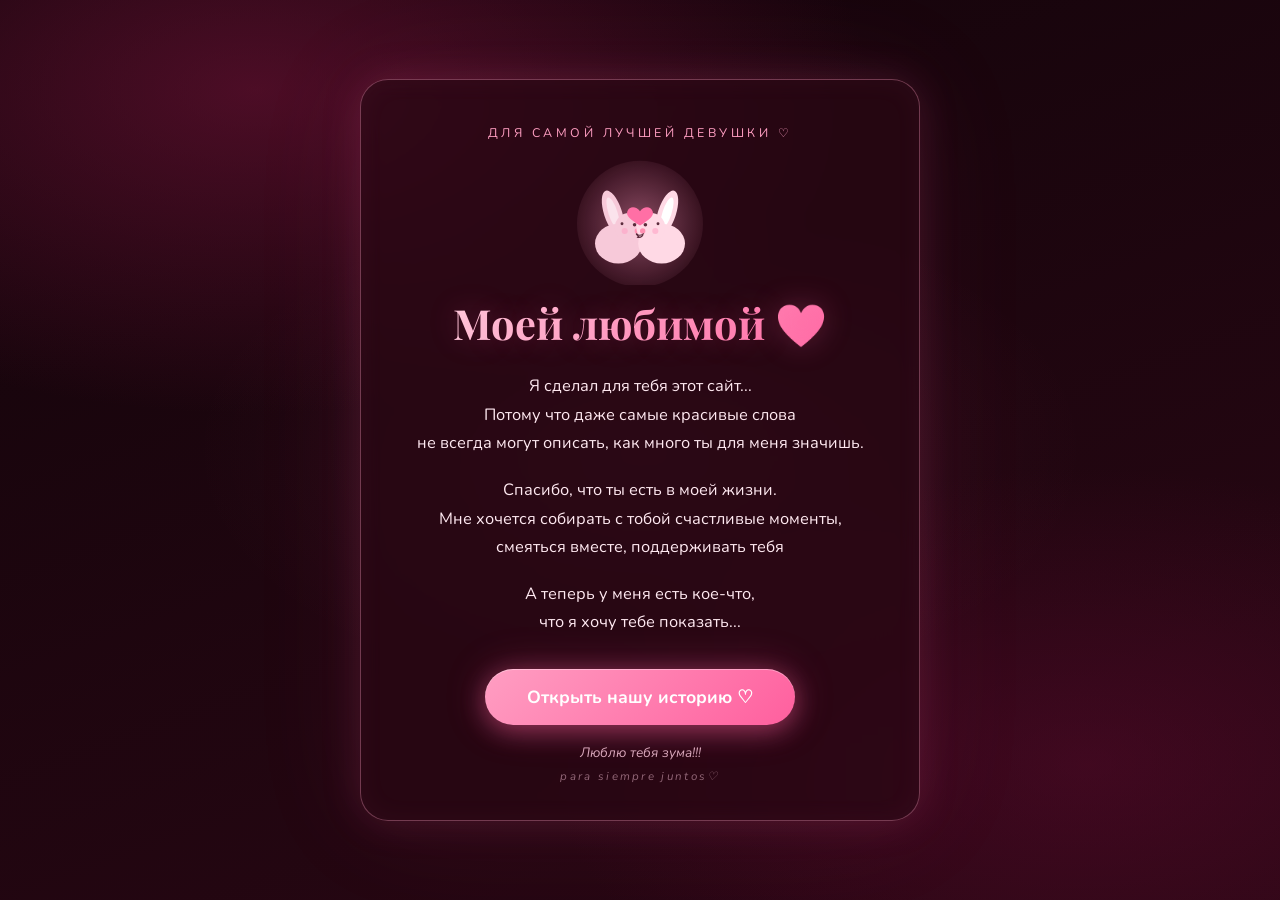
<file: index.html>
<!DOCTYPE html>
<html lang="ru">
<head>
    <meta charset="UTF-8">
    <meta name="viewport" content="width=device-width, initial-scale=1.0">
    <title>Моей любимой ♡</title>
    <link rel="stylesheet" href="style.css">
    <!-- Красивые романтические шрифты -->
    <link href="https://fonts.googleapis.com/css2?family=Playfair+Display:ital,wght@0,500;0,700;1,500&family=Nunito:wght@400;600;700&display=swap" rel="stylesheet">
</head>
<body class="page-welcome">

    <!-- Фон с парящими частицами и сердечками (создаётся через JS) -->
    <div class="bg" id="particles" aria-hidden="true"></div>

    <main class="center-wrap">
        <!-- Основная карточка -->
        <section class="card" id="card">
            <p class="card__eyebrow">Для самой лучшей девушки ♡</p>

            <!-- Два зайчика, обнимающихся (встроенный SVG) -->
            <svg class="card__bunnies" viewBox="0 0 200 140" role="img" aria-label="Два зайчика обнимаются">
                <defs>
                    <radialGradient id="bunnyGlow" cx="50%" cy="50%" r="60%">
                        <stop offset="0%" stop-color="#ff9ec2" stop-opacity="0.45"/>
                        <stop offset="100%" stop-color="#ff9ec2" stop-opacity="0"/>
                    </radialGradient>
                </defs>
                <circle cx="100" cy="72" r="70" fill="url(#bunnyGlow)"/>

                <!-- Зайчик слева -->
                <g class="bunny-left">
                    <ellipse cx="70" cy="60" rx="10" ry="26" fill="#f7c9d9" transform="rotate(-18 70 60)"/>
                    <ellipse cx="70" cy="60" rx="5" ry="18" fill="#fbe3ec" transform="rotate(-18 70 60)"/>
                    <ellipse cx="76" cy="94" rx="26" ry="22" fill="#f7c9d9"/>
                    <circle cx="88" cy="76" r="16" fill="#f7c9d9"/>
                    <circle cx="94" cy="73" r="2" fill="#5b2b3c"/>
                    <circle cx="80" cy="72" r="1.6" fill="#5b2b3c"/>
                    <circle cx="97" cy="80" r="3" fill="#ff8fb1"/>
                    <path d="M96 83 q4 3 8 1" stroke="#5b2b3c" stroke-width="1.2" fill="none" stroke-linecap="round"/>
                    <path d="M97 85 q3 3 6 2" stroke="#5b2b3c" stroke-width="1.2" fill="none" stroke-linecap="round"/>
                    <circle cx="83" cy="80" r="3.4" fill="#ff9ec2" opacity="0.55"/>
                </g>

                <!-- Зайчик справа -->
                <g class="bunny-right">
                    <ellipse cx="130" cy="60" rx="10" ry="26" fill="#ffd9e5" transform="rotate(18 130 60)"/>
                    <ellipse cx="130" cy="60" rx="5" ry="18" fill="#fff" transform="rotate(18 130 60)"/>
                    <ellipse cx="124" cy="94" rx="26" ry="22" fill="#ffd9e5"/>
                    <circle cx="112" cy="76" r="16" fill="#ffd9e5"/>
                    <circle cx="106" cy="73" r="2" fill="#5b2b3c"/>
                    <circle cx="120" cy="72" r="1.6" fill="#5b2b3c"/>
                    <circle cx="103" cy="80" r="3" fill="#ff8fb1"/>
                    <path d="M104 83 q-4 3 -8 1" stroke="#5b2b3c" stroke-width="1.2" fill="none" stroke-linecap="round"/>
                    <path d="M103 85 q-3 3 -6 2" stroke="#5b2b3c" stroke-width="1.2" fill="none" stroke-linecap="round"/>
                    <circle cx="117" cy="80" r="3.4" fill="#ff9ec2" opacity="0.55"/>
                </g>

                <!-- Сердечко между ними -->
                <path class="bunny-heart" d="M100 58 c-4-6 -12-6 -14 0 c-2 5 3 9 14 16 c11-7 16-11 14-16 c-2-6 -10-6 -14 0 z" fill="#ff6fa5"/>
            </svg>

            <h1 class="card__title">Моей любимой ❤️</h1>

            <p class="card__text">
                Я сделал для тебя этот сайт...<br>
                Потому что даже самые красивые слова<br>
                не всегда могут описать, как много ты для меня значишь.
            </p>
            <p class="card__text">
                Спасибо, что ты есть в моей жизни.<br>
                Мне хочется собирать с тобой счастливые моменты,<br>
                смеяться вместе, поддерживать тебя<br>
                
            </p>
            <p class="card__text">
                А теперь у меня есть кое-что,<br>
                что я хочу тебе показать...
            </p>

            <button class="btn-open" id="openStory" type="button">
                Открыть нашу историю ♡
            </button>

            <p class="card__caption">Люблю тебя зума!!!</p>
            <p class="card__whisper">para siempre juntos♡</p>
        </section>
    </main>

    <script src="script.js"></script>
</body>
</html>
</file>
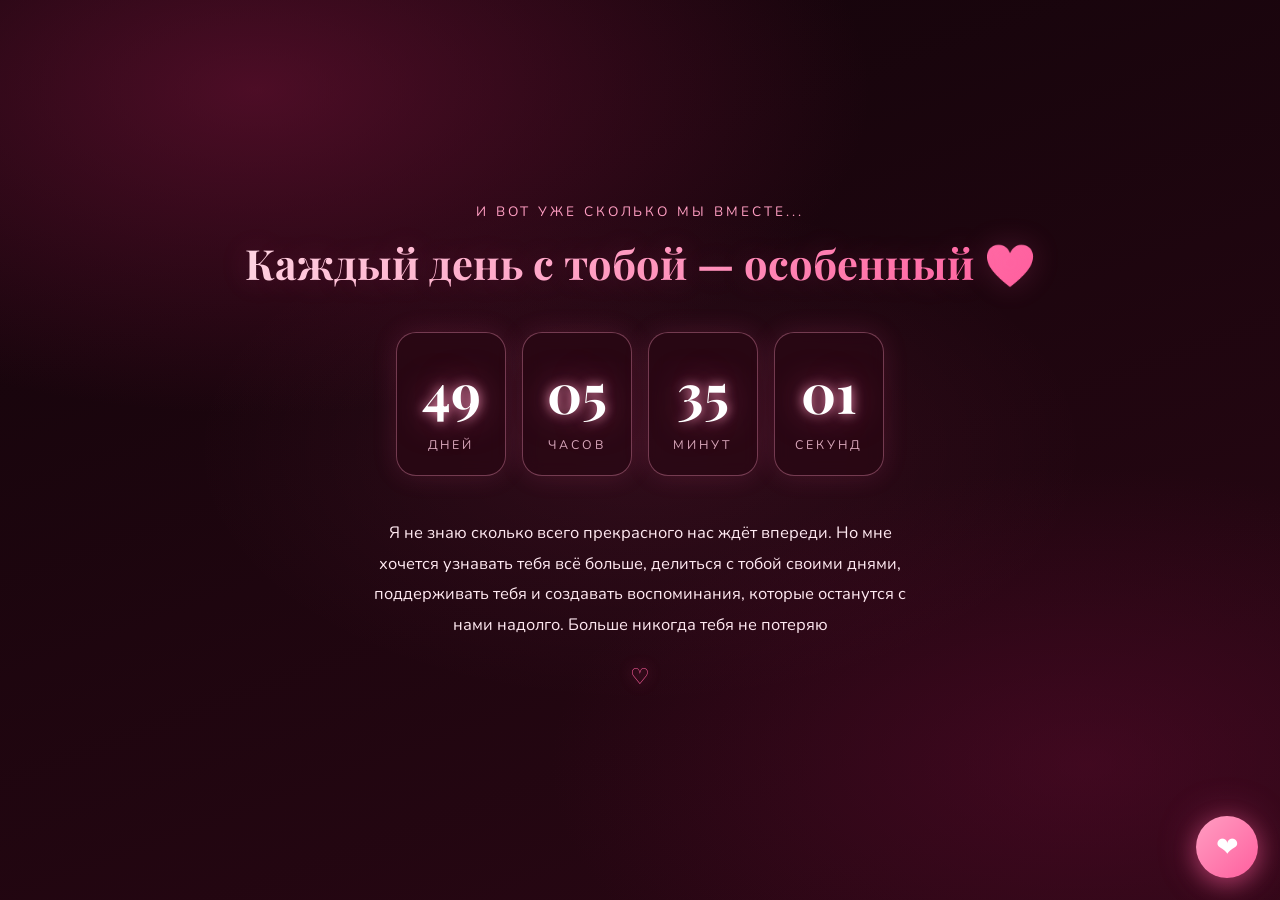
<file: counter.html>
<!DOCTYPE html>
<html lang="ru">
<head>
    <meta charset="UTF-8">
    <meta name="viewport" content="width=device-width, initial-scale=1.0">
    <title>Счётчик любви ♡</title>
    <link rel="stylesheet" href="style.css">
    <link href="https://fonts.googleapis.com/css2?family=Playfair+Display:ital,wght@0,500;0,700;1,500&family=Nunito:wght@400;600;700&display=swap" rel="stylesheet">
</head>
<body class="page-counter">

    <!-- Тот же фон с частицами -->
    <div class="bg" id="particles" aria-hidden="true"></div>

    <main class="counter-page">
        <p class="counter-page__eyebrow">И вот уже сколько мы вместе...</p>
        <h1 class="counter-page__title">Каждый день с тобой — особенный ❤️</h1>

        <!-- Счётчик: значения подставляет script.js -->
        <div class="counter" id="counter">
            <div class="counter__block">
                <div class="counter__value" id="days">0</div>
                <div class="counter__label" id="daysLabel">дней</div>
            </div>
            <div class="counter__block">
                <div class="counter__value" id="hours">00</div>
                <div class="counter__label">часов</div>
            </div>
            <div class="counter__block">
                <div class="counter__value" id="minutes">00</div>
                <div class="counter__label">минут</div>
            </div>
            <div class="counter__block">
                <div class="counter__value" id="seconds">00</div>
                <div class="counter__label">секунд</div>
            </div>
        </div>

        <p class="love-note">
            Я не знаю сколько всего прекрасного нас ждёт впереди.
            Но мне хочется узнавать тебя всё больше, делиться с тобой своими днями,
            поддерживать тебя и создавать воспоминания, которые останутся с нами надолго.
            Больше никогда тебя не потеряю
            <span class="love-note__heart">♡</span>
        </p>
    </main>

    <!-- Плавающая кнопка-сердечко -->
    <button class="heart-btn" id="heartBtn" type="button" aria-label="Обнимашки">
        ❤
    </button>

    <!-- Всплывающая карточка с зайчиками -->
    <div class="bunny-modal" id="bunnyModal" role="dialog" aria-modal="true" hidden>
        <div class="bunny-modal__backdrop" data-close></div>
        <div class="bunny-modal__card">
            <button class="bunny-modal__close" type="button" data-close aria-label="Закрыть">✕</button>

            <!-- Фото двух зайчиков, обнимающихся во сне -->
            <img class="bunny-modal__photo" src="bunnies.jpg"
                 alt="Два спящих зайчика обнимаются">

            <p class="bunny-modal__text">
                Это мы!! ♡<br>
                <span class="bunny-modal__sub">Очень сильно люблю</span>
            </p>
        </div>
    </div>

    <script src="script.js"></script>
</body>
</html>
</file>
<file: style.css>
/* =========================================================
   Стили романтического сайта
   Палитра: чёрно-бордовый фон + нежно-розовые свечения
   ========================================================= */

:root {
    --bg-dark: #12040a;
    --bg-wine: #2a0714;
    --pink-soft: #ff9ec2;
    --pink-hot: #ff5f9e;
    --pink-pale: #ffd9e5;
    --text-main: #ffe9f1;
    --text-dim: #d9a7bb;
    --card-bg: rgba(42, 7, 20, 0.72);
    --card-border: rgba(255, 158, 194, 0.35);
}

* {
    margin: 0;
    padding: 0;
    box-sizing: border-box;
}

html, body {
    min-height: 100%;
}

body {
    font-family: 'Nunito', sans-serif;
    color: var(--text-main);
    background:
        radial-gradient(ellipse 80% 60% at 20% 10%, rgba(122, 20, 60, 0.55), transparent 60%),
        radial-gradient(ellipse 70% 55% at 85% 85%, rgba(90, 10, 45, 0.5), transparent 60%),
        radial-gradient(ellipse 50% 40% at 50% 50%, rgba(255, 95, 158, 0.08), transparent 70%),
        linear-gradient(160deg, var(--bg-dark) 0%, var(--bg-wine) 100%);
    background-attachment: fixed;
    overflow-x: hidden;
}

/* ---------- Фон с частицами ---------- */

.bg {
    position: fixed;
    inset: 0;
    pointer-events: none;
    z-index: 0;
    overflow: hidden;
}

.particle {
    position: absolute;
    bottom: -30px;
    opacity: 0;
    animation: floatUp linear infinite;
    will-change: transform, opacity;
}

.particle--heart {
    color: var(--pink-hot);
    text-shadow: 0 0 8px rgba(255, 95, 158, 0.8);
}

.particle--star {
    color: #ffe3ee;
    text-shadow: 0 0 6px rgba(255, 217, 229, 0.7);
}

@keyframes floatUp {
    0%   { transform: translateY(0) rotate(0deg) scale(1); opacity: 0; }
    10%  { opacity: 0.9; }
    90%  { opacity: 0.7; }
    100% { transform: translateY(-110vh) rotate(35deg) scale(0.7); opacity: 0; }
}

/* ---------- Центрирование карточки ---------- */

.center-wrap {
    position: relative;
    z-index: 1;
    min-height: 100vh;
    display: flex;
    align-items: center;
    justify-content: center;
    padding: 24px 16px;
}

/* ---------- Карточка ---------- */

.card {
    width: 100%;
    max-width: 560px;
    background: var(--card-bg);
    border: 1px solid var(--card-border);
    border-radius: 28px;
    padding: 44px 36px 36px;
    text-align: center;
    backdrop-filter: blur(10px);
    -webkit-backdrop-filter: blur(10px);
    box-shadow:
        0 0 40px rgba(255, 95, 158, 0.15),
        0 0 120px rgba(255, 95, 158, 0.08),
        inset 0 0 30px rgba(255, 158, 194, 0.04);
    animation: cardAppear 1.2s ease-out both;
}

@keyframes cardAppear {
    from { opacity: 0; transform: translateY(30px) scale(0.97); }
    to   { opacity: 1; transform: translateY(0) scale(1); }
}

.card--leaving {
    animation: cardLeave 0.9s ease-in forwards;
}

@keyframes cardLeave {
    to { opacity: 0; transform: translateY(-40px) scale(0.92); filter: blur(6px); }
}

.card__eyebrow {
    font-size: 0.78rem;
    letter-spacing: 0.28em;
    text-transform: uppercase;
    color: var(--pink-soft);
    margin-bottom: 18px;
}

.card__bunnies {
    width: 180px;
    max-width: 50%;
    margin: 0 auto 10px;
    display: block;
}

.bunny-heart {
    animation: heartbeat 1.6s ease-in-out infinite;
    transform-origin: 100px 66px;
    transform-box: fill-box;
}

@keyframes heartbeat {
    0%, 100% { transform: scale(1); }
    12%      { transform: scale(1.18); }
    24%      { transform: scale(1); }
    36%      { transform: scale(1.12); }
    48%      { transform: scale(1); }
}

.bunny-left, .bunny-right {
    animation: bunnySway 3.2s ease-in-out infinite;
    transform-origin: bottom center;
    transform-box: fill-box;
}

.bunny-right {
    animation-delay: 1.6s;
}

@keyframes bunnySway {
    0%, 100% { transform: rotate(0deg); }
    50%      { transform: rotate(2deg); }
}

.card__title {
    font-family: 'Playfair Display', serif;
    font-size: clamp(1.8rem, 6vw, 2.6rem);
    font-weight: 700;
    margin-bottom: 22px;
    background: linear-gradient(120deg, var(--pink-pale), var(--pink-hot));
    -webkit-background-clip: text;
    background-clip: text;
    -webkit-text-fill-color: transparent;
    text-shadow: 0 0 30px rgba(255, 95, 158, 0.25);
}

.card__text {
    font-size: 1.02rem;
    line-height: 1.75;
    color: var(--text-main);
    margin-bottom: 18px;
}

/* ---------- Кнопка ---------- */

.btn-open {
    margin-top: 14px;
    padding: 16px 42px;
    font-family: 'Nunito', sans-serif;
    font-size: 1.1rem;
    font-weight: 700;
    color: #fff;
    border: none;
    border-radius: 999px;
    cursor: pointer;
    background: linear-gradient(135deg, #ff9ec2 0%, #ff5f9e 100%);
    box-shadow:
        0 6px 24px rgba(255, 95, 158, 0.4),
        0 0 40px rgba(255, 95, 158, 0.25),
        inset 0 1px 0 rgba(255, 255, 255, 0.35);
    transition: transform 0.25s ease, box-shadow 0.25s ease;
}

.btn-open:hover {
    transform: translateY(-2px) scale(1.03);
    box-shadow:
        0 10px 32px rgba(255, 95, 158, 0.55),
        0 0 60px rgba(255, 95, 158, 0.35),
        inset 0 1px 0 rgba(255, 255, 255, 0.35);
}

.btn-open:active {
    transform: scale(0.97);
}

.card__caption {
    margin-top: 18px;
    font-size: 0.85rem;
    color: var(--text-dim);
    font-style: italic;
}

.card__whisper {
    margin-top: 6px;
    font-size: 0.72rem;
    letter-spacing: 0.2em;
    color: rgba(217, 167, 187, 0.6);
    font-style: italic;
}

/* ---------- Страница счётчика ---------- */

.counter-page {
    position: relative;
    z-index: 1;
    min-height: 100vh;
    display: flex;
    flex-direction: column;
    align-items: center;
    justify-content: center;
    text-align: center;
    padding: 40px 16px;
}

.counter-page__eyebrow {
    font-size: 0.85rem;
    letter-spacing: 0.22em;
    text-transform: uppercase;
    color: var(--pink-soft);
    margin-bottom: 14px;
}

.counter-page__title {
    font-family: 'Playfair Display', serif;
    font-size: clamp(1.7rem, 5.5vw, 2.6rem);
    font-weight: 700;
    margin-bottom: 42px;
    background: linear-gradient(120deg, var(--pink-pale), var(--pink-hot));
    -webkit-background-clip: text;
    background-clip: text;
    -webkit-text-fill-color: transparent;
    text-shadow: 0 0 30px rgba(255, 95, 158, 0.2);
}

/* ---------- Сам счётчик ---------- */

.counter {
    display: flex;
    flex-wrap: wrap;
    justify-content: center;
    gap: 16px;
    margin-bottom: 42px;
}

.counter__block {
    min-width: 110px;
    padding: 22px 18px;
    background: var(--card-bg);
    border: 1px solid var(--card-border);
    border-radius: 20px;
    backdrop-filter: blur(8px);
    -webkit-backdrop-filter: blur(8px);
    box-shadow: 0 0 26px rgba(255, 95, 158, 0.14);
}

.counter__value {
    font-family: 'Playfair Display', serif;
    font-size: clamp(2.2rem, 8vw, 3.4rem);
    font-weight: 700;
    color: #fff;
    text-shadow:
        0 0 12px rgba(255, 158, 194, 0.9),
        0 0 34px rgba(255, 95, 158, 0.55);
    animation: digitsGlow 2.6s ease-in-out infinite;
}

@keyframes digitsGlow {
    0%, 100% { text-shadow: 0 0 12px rgba(255,158,194,0.9), 0 0 34px rgba(255,95,158,0.55); }
    50%      { text-shadow: 0 0 20px rgba(255,158,194,1),   0 0 54px rgba(255,95,158,0.75); }
}

.counter__label {
    margin-top: 8px;
    font-size: 0.78rem;
    letter-spacing: 0.24em;
    text-transform: uppercase;
    color: var(--text-dim);
}

.counter__error {
    max-width: 480px;
    padding: 20px 24px;
    border: 1px dashed var(--card-border);
    border-radius: 16px;
    color: var(--text-dim);
    font-size: 0.95rem;
    line-height: 1.6;
}

.counter__error code {
    color: var(--pink-soft);
    background: rgba(255, 158, 194, 0.1);
    padding: 2px 6px;
    border-radius: 6px;
}

/* ---------- Романтический текст под счётчиком ---------- */

.love-note {
    max-width: 560px;
    font-size: 1.03rem;
    line-height: 1.85;
    color: var(--text-main);
}

.love-note__heart {
    display: block;
    margin-top: 16px;
    font-size: 1.4rem;
    color: var(--pink-hot);
    text-shadow: 0 0 14px rgba(255, 95, 158, 0.8);
    animation: heartbeat 1.6s ease-in-out infinite;
    transform-origin: center;
}

/* ---------- Кнопка-сердечко ---------- */

.heart-btn {
    position: fixed;
    right: 22px;
    bottom: 22px;
    z-index: 20;
    width: 62px;
    height: 62px;
    border: none;
    border-radius: 50%;
    cursor: pointer;
    font-size: 1.7rem;
    line-height: 1;
    color: #fff;
    background: linear-gradient(135deg, #ff9ec2 0%, #ff5f9e 100%);
    box-shadow:
        0 6px 22px rgba(255, 95, 158, 0.45),
        0 0 40px rgba(255, 95, 158, 0.3);
    animation: heartPulse 1.6s ease-in-out infinite;
    transition: transform 0.25s ease;
}

.heart-btn:hover {
    transform: scale(1.12);
}

@keyframes heartPulse {
    0%, 100% { transform: scale(1);    box-shadow: 0 6px 22px rgba(255,95,158,0.45), 0 0 40px rgba(255,95,158,0.3); }
    12%      { transform: scale(1.15); }
    24%      { transform: scale(1); }
    36%      { transform: scale(1.1); }
    48%      { transform: scale(1); }
}

/* ---------- Всплывающая карточка с зайчиками ---------- */

.bunny-modal {
    position: fixed;
    inset: 0;
    z-index: 30;
    display: flex;
    align-items: center;
    justify-content: center;
    padding: 20px;
}

.bunny-modal[hidden] {
    display: none;
}

.bunny-modal__backdrop {
    position: absolute;
    inset: 0;
    background: rgba(10, 2, 6, 0.7);
    backdrop-filter: blur(4px);
    -webkit-backdrop-filter: blur(4px);
}

.bunny-modal__card {
    position: relative;
    width: 100%;
    max-width: 380px;
    padding: 34px 28px 30px;
    text-align: center;
    background: var(--card-bg);
    border: 1px solid var(--card-border);
    border-radius: 26px;
    backdrop-filter: blur(12px);
    -webkit-backdrop-filter: blur(12px);
    box-shadow:
        0 0 50px rgba(255, 95, 158, 0.25),
        0 0 120px rgba(255, 95, 158, 0.12);
}

.bunny-modal__card--show {
    animation: modalPop 0.45s cubic-bezier(0.2, 1.4, 0.4, 1) both;
}

@keyframes modalPop {
    from { opacity: 0; transform: scale(0.6) translateY(30px); }
    to   { opacity: 1; transform: scale(1) translateY(0); }
}

.bunny-modal__close {
    position: absolute;
    top: 12px;
    right: 14px;
    width: 32px;
    height: 32px;
    border: none;
    border-radius: 50%;
    cursor: pointer;
    font-size: 0.9rem;
    color: var(--text-dim);
    background: rgba(255, 158, 194, 0.12);
    transition: background 0.2s ease, color 0.2s ease;
}

.bunny-modal__close:hover {
    background: rgba(255, 158, 194, 0.28);
    color: #fff;
}

.bunny-modal__photo {
    display: block;
    width: 100%;
    max-width: 260px;
    margin: 0 auto 14px;
    border-radius: 18px;
    border: 1px solid rgba(255, 158, 194, 0.4);
    box-shadow:
        0 0 30px rgba(255, 95, 158, 0.3),
        0 8px 24px rgba(0, 0, 0, 0.4);
}

.bunny-modal__text {
    font-size: 1.05rem;
    line-height: 1.7;
    color: var(--text-main);
}

.bunny-modal__sub {
    display: block;
    margin-top: 8px;
    font-size: 0.85rem;
    font-style: italic;
    color: var(--text-dim);
}

/* ---------- Мелкие адаптации ---------- */

@media (max-width: 480px) {
    .card {
        padding: 32px 22px 28px;
        border-radius: 22px;
    }
    .counter__block {
        min-width: calc(50% - 10px);
        padding: 18px 12px;
    }
}

/* ---------- Уважение к prefers-reduced-motion ---------- */

@media (prefers-reduced-motion: reduce) {
    .particle { animation: none !important; opacity: 0.4; bottom: auto; top: 50%; }
    .bunny-heart, .bunny-left, .bunny-right, .counter__value, .love-note__heart {
        animation: none !important;
    }
    .card, .btn-open {
        transition: none !important;
        animation-duration: 0.01s !important;
    }
}
</file>
